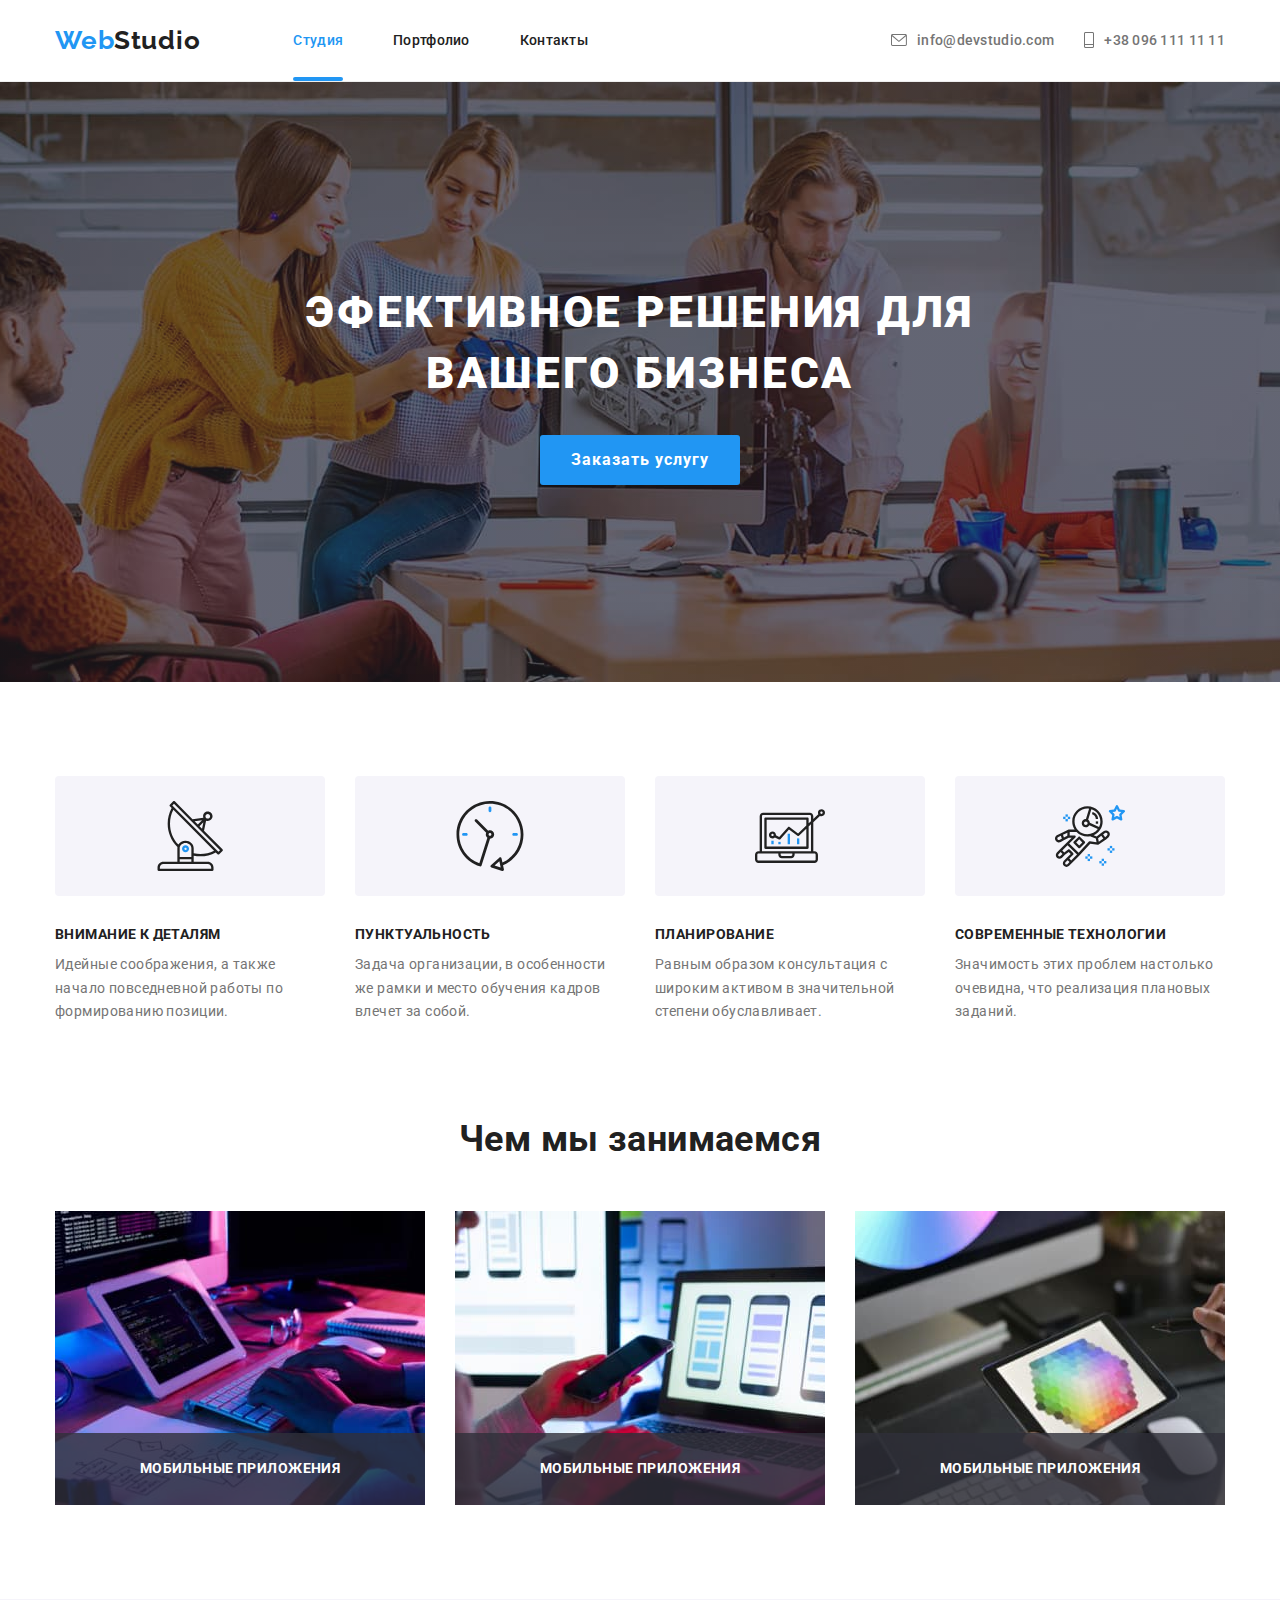
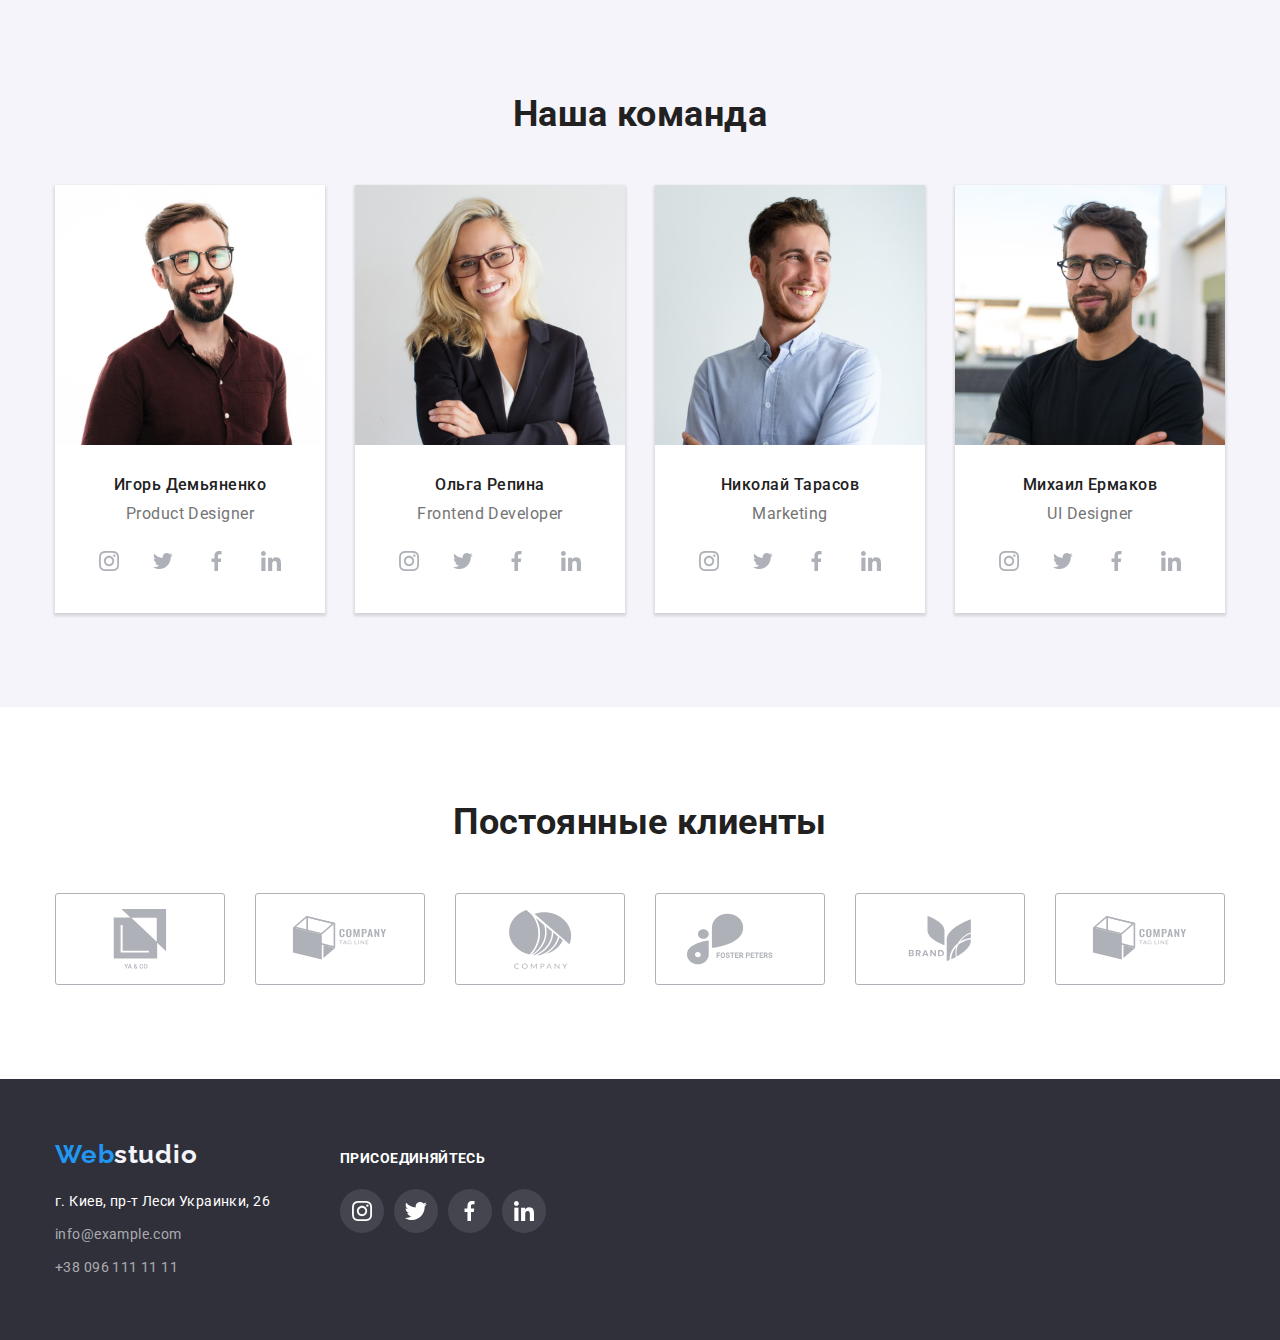
<file: index.html>
<!DOCTYPE html>
<html lang="ru">
<head>
    <meta charset="UTF-8">
    <meta http-equiv="X-UA-Compatible" content="IE=edge">
    <meta name="viewport" content="width=device-width, initial-scale=1.0">
    <title>WebStudio</title>
    <link href="https://fonts.googleapis.com/css2?family=Raleway:wght@700&family=Roboto:wght@400;500;700;900&display=swap"
        rel="stylesheet">
    <link rel="stylesheet" href="https://cdnjs.cloudflare.com/ajax/libs/modern-normalize/1.1.0/modern-normalize.min.css">
    <link rel="stylesheet" href="./css/style.css">
</head>
<body>

    <!-- Шапка сайита-->
<header class="header">
    <div class="container headers">
    
    <nav class="main-nav">

        <a class="logo-link" href="./index.html">
            <span class="logo-accent">Web</span>
            <span class="logo-black">Studio</span>
        </a>
    <ul class="site-nav">
        <li class="item"><a id="studio" class="link strip" href="">Студия</a></li>
        <li class="item"><a class="link" href="./portfolio.html">Портфолио</a></li>
        <li class="item"><a class="link" href="">Контакты</a></li>
    </ul>
    </nav>

    <ul class="contact ">
        <li class="contact-list">
    <a class="contact-link" href="mailto:info@devstudio.com">    
        <svg class="icon-massage"   width="16px" height="12px">
            <use class="icon-contact "  href="./images/icons.svg/contact.svg#massage" > </use>
        </svg>
        info@devstudio.com
    </a>
    </li>

        <li class="contact-list">
        <a class="contact-link" href="tel:+380961111111">
        <svg class="icon-massage" width="10" height="16px">
            <use class="icon-contact" href="./images/icons.svg/contact.svg#telefon"></use>
        </svg>
        +38 096 111 11 11
        </a>
        </li>
    </ul>

    </div>
</header>

    <main>
<!-- Герой-->
 <section class="hero">
     <div class="container">
        <h1 class="hero-title">
          ЭФЕКТИВНОЕ РЕШЕНИЯ ДЛЯ ВАШЕГО БИЗНЕСА
        </h1>
        <button class="button" type="button" data-modal-open >
            Заказать услугу
        </button>
</div>
 </section>
    <!-- Преимущество компании-->
 <section class="section feature">
<div class="container">
    <h2 class="section-title visually-hidden">Преимущества</h2>
<ul class="feature-list list">
    <li class="flex-feature">
        <div class="container-feature">
            <svg width="70px" height="70px" >
                <use href="./images/icons.svg/advantage.svg#antena"></use>
            </svg>
        </div>
        <h3 class="title">Внимание к деталям</h3>
        <p class="feature-text">Идейные соображения, а также начало повседневной работы по формированию позиции.</p>

    </li>


    <li class="flex-feature">
        <div class="container-feature">
            <svg width="70px" height="70px">
                <use href="./images/icons.svg/advantage.svg#clock"></use>
            </svg>
        </div>
        <h3 class="title">Пунктуальность</h3>
        <p class="feature-text">Задача организации, в особенности же рамки и место обучения кадров влечет за собой.</p>
    </li>


    <li class="flex-feature">
        <div class="container-feature">
            <svg width="70px" height="70px">
                <use href="./images/icons.svg/advantage.svg#televizor"></use>
            </svg>
        </div>
        <h3 class="title">Планирование</h3>
        <p class="feature-text">Равным образом консультация с широким активом в значительной степени обуславливает.</p>
    </li class="feature">

    <li class="flex-feature">
        <div class="container-feature">
            <svg width="70px" height="70px">
                <use href="./images/icons.svg/advantage.svg#astronaut"></use>
            </svg>
        </div>
        <h3 class="title">Современные технологии</h3>
        <p class="feature-text">Значимость этих проблем настолько очевидна, что реализация плановых заданий.</p>
    </li>
</ul>
</div>
 </section>

<!-- Чем занимается компания -->
<article class="product">
 <section class="section work">

    <div class="container">
<h2 class="section-title">Чем мы занимаемся</h2>

<ul class="work-list list">

    <div class="position-container">
    <li class="flex-item">

    <img src="./images/компьютер.jpg" alt="" width="370" >
    <p class="position-list">Мобильные приложения</p>
    </li>

    </div>




        <div class="position-container">
        <li class="flex-item">
            <img src="./images/телефон.jpg" alt="" width="370">
            <p class="position-list">Мобильные приложения</p>
        </li>
        </div>

        <div class="position-container">
            <li class="flex-item">
                <img src="./images/планшет.jpg" alt="" width="370">

                <p class="position-list">Мобильные приложения</p>
            </li>
                    <!-- <li class="position-list">
                        <p>Мобильные приложения</p>
                    </li> -->
        </div>
</ul>

    </div>
</article>
 </section>
<!--Команда компании-->
 <section class="section team">
    <div class="container">
     <h2 class="section-title">Наша команда</h2>

<ul class="team-list list">
    <li class="flex-team">
        <img src="./images/человек1.jpg" alt="парень" width="270">
        <div class="staff">
        <h3 class="team-title">Игорь Демьяненко</h3>
        <p class="text">Product Designer</p>
                <ul class="socials-list">
                    <li class="socials-li">
                        <a class="socials-links" href="./index.html">
                            <svg class="instagram" width="20px" height="20px">
                                <use href="./images/icons.svg/networks.svg#instagram"></use>
                            </svg>
                        </a>
                    </li>
                
                    <li class="socials-li">
                        <a class="socials-links" href="./index.html">
                            <svg class="twitter" width="20px" height="20px">
                                <use href="./images/icons.svg/networks.svg#twitter"></use>
                            </svg>
                        </a>
                    </li>
                
                    <li class="socials-li">
                        <a class="socials-links" href="./index.html">
                            <svg class="facebook" width="20px" height="20px">
                                <use href="./images/icons.svg/networks.svg#facebook"></use>
                            </svg>
                        </a>
                    </li>
                
                    <li class="socials-li">
                        <a class="socials-links" href="./index.html">
                            <svg class="linkedin" width="20px" height="20px">
                                <use href="./images/icons.svg/networks.svg#linkedin"></use>
                            </svg>
                        </a>
                    </li>
                </ul>
        </div>
    </li>


    <li class="flex-team">
        <img src="./images/девушка.jpg" alt="девушка" width="270">
        <div class="staff">
        <h3 class="team-title">Ольга Репина</h3>
        <p class="text">Frontend Developer</p>
                <ul class="socials-list">
                    <li class="socials-li">
                        <a class="socials-links" href="./index.html">
                            <svg class="instagram" width="20px" height="20px">
                                <use href="./images/icons.svg/networks.svg#instagram"></use>
                            </svg>
                        </a>
                    </li>
                
                    <li class="socials-li">
                        <a class="socials-links" href="./index.html">
                            <svg class="twitter" width="20px" height="20px">
                                <use href="./images/icons.svg/networks.svg#twitter"></use>
                            </svg>
                        </a>
                    </li>
                
                    <li class="socials-li">
                        <a class="socials-links" href="./index.html">
                            <svg class="facebook" width="20px" height="20px">
                                <use href="./images/icons.svg/networks.svg#facebook"></use>
                            </svg>
                        </a>
                    </li>
                
                    <li class="socials-li">
                        <a class="socials-links" href="./index.html">
                            <svg class="linkedin" width="20px" height="20px">
                                <use href="./images/icons.svg/networks.svg#linkedin"></use>
                            </svg>
                        </a>
                    </li>
                </ul>
        </div>
    </li>



    <li class="flex-team">
        <img src="./images/парень.jpg" alt="парень" width="270">
        <div class="staff">
        <h3 class="team-title">Николай Тарасов</h3>
        <p class="text">Marketing</p>
                <ul class="socials-list">
                    <li class="socials-li">
                        <a class="socials-links" href="./index.html">
                            <svg class="instagram" width="20px" height="20px">
                                <use href="./images/icons.svg/networks.svg#instagram"></use>
                            </svg>
                        </a>
                    </li>
                
                    <li class="socials-li">
                        <a class="socials-links" href="./index.html">
                            <svg class="twitter" width="20px" height="20px">
                                <use href="./images/icons.svg/networks.svg#twitter"></use>
                            </svg>
                        </a>
                    </li>
                
                    <li class="socials-li">
                        <a class="socials-links" href="./index.html">
                            <svg class="facebook" width="20px" height="20px">
                                <use href="./images/icons.svg/networks.svg#facebook"></use>
                            </svg>
                        </a>
                    </li>
                
                    <li class="socials-li">
                        <a class="socials-links" href="./index.html">
                            <svg class="linkedin" width="20px" height="20px">
                                <use href="./images/icons.svg/networks.svg#linkedin"></use>
                            </svg>
                        </a>
                    </li>
                </ul>
        </div>
    </li>


    <li class="flex-team">
        <img src="./images/пареньвочках.jpg" alt="парень в очках" width="270">
        <div class="staff">
        <h3 class="team-title">Михаил Ермаков</h3>
        <p class="text">UI Designer</p>
        
        <ul class="socials-list">
            <li class="socials-li">
            <a class="socials-links" href="./index.html">
                <svg class="instagram" width="20px" height="20px">
                    <use href="./images/icons.svg/networks.svg#instagram"></use>
                </svg>
            </a>
            </li>

            <li class="socials-li">
                <a class="socials-links" href="./index.html">
                <svg class="twitter" width="20px" height="20px">
                    <use href="./images/icons.svg/networks.svg#twitter"></use>
                </svg>
                </a>
            </li>

            <li class="socials-li">
                <a class="socials-links" href="./index.html">
                <svg class="facebook" width="20px" height="20px">
                    <use href="./images/icons.svg/networks.svg#facebook"></use>
                </svg>
                </a>
            </li>

            <li class="socials-li">
                <a class="socials-links" href="./index.html">
                <svg class="linkedin" width="20px" height="20px">
                    <use href="./images/icons.svg/networks.svg#linkedin"></use>
                </svg>
                </a>
            </li>
            </ul>
            </div>
    </li>
</ul>
</div>
 </section>



 <section class="client">
    <div class="container">

    <h2 class="section-title">Постоянные клиенты</h2>

    <ul class="clients">
        <li class="item">
            <a class="links" href="./index.html">
                <svg class="button-icon" width="106px" height="60px">
                    <use class="logo-company" href="./images/icons.svg/brands.svg#icon-ya-go"></use>
                </svg>
            </a>
        </li>
        <li class="item" >
            <a class="links" href="./index.html">
                <svg class="button-icon" width="106px" height="60px">
                    <use class="logo-company" href="./images/icons.svg/brands.svg#icon-company-tag-l"></use>
                </svg>
            </a>
            
        </li>
        <li class="item" >
            <a class="links"  href="./index.html">
          <svg class="button-icon" width="106px" height="60px" >
                 <use class="logo-company" href="./images/icons.svg/brands.svg#icon-company"></use>
          </svg>
            </a>
        </li>

        <li  class="item" >
        <a class="links" href="./index.html">
        <svg class="button-icon" width="106px" height="60px" >
            <use class="logo-company" href="./images/icons.svg/brands.svg#icon-foster-peters"></use>
        </svg>
        </a>
        </li>
        <li class="item" >
            <a class="links" href="./index.html">
            <svg class="button-icon" width="106px" height="60px" >
                <use class="logo-company" href="./images/icons.svg/brands.svg#icon-brand"></use>
            </svg>
            </a>
        </li>
        <li class="item">
            <a class="links" href="./index.html">
            <svg class="button-icon" width="106px" height="60px" >
                <use class="logo-company" href="./images/icons.svg/brands.svg#icon-company-tag-l"></use>
            </svg>
            </a>
        </li>
    </ul>
</div>
 </section>

    </main>

 <!-- Футер -->
    <footer class="footer">
    <div class="container container-footer">

        <div>
        <a href="./index.html">
            <span class="logo-accent">Web</span>
            <span class="logo-white">studio</span>
        </a>
    <address class="address">
        <ul class="footer-list">
          <li class="item"><a class="adress" target="_blank" rel="noopener noreferrer">г. Киев, пр-т
              Леси Украинки, 26</a> </li>
          <li class="item"><a class="info" href="mailto:info@devstudio.com">info@example.com</a> </li>
          <li class="item"><a class="info" href="tel:+380961111111">+38 096 111 11 11</a> </li>
        </ul>
        </div>

        <div class="lele">
            <h2 class="title-footer">Присоединяйтесь</h2>
        <ul class="socials-list">
            
        <li class="socials-li">
            <a class="link-footer" href="">
        <svg class="icon-footer" wight="20px" height="20px">
            <use href="./images/icons.svg/networks.svg#instagram"> </use>
        </svg>
            </a>
        </li>


        <li class="socials-li">
            <a class="link-footer" href="">
        <svg class="icon-footer" wight="20px" height="20px" >
            <use href="./images/icons.svg/networks.svg#twitter">  </use>
        </svg>
            </a>
        </li>
        
        <li class="socials-li">
            <a class="link-footer" href="">
            <svg class="icon-footer" wight="20px" height="20px" >
                <use href="./images/icons.svg/networks.svg#facebook"> </use>
            </svg>
            </a>
        </li>

        <li class="socials-li">
            <a class="link-footer" href="">
            <svg class="icon-footer" wight="20px" height="20px" >
                <use href="./images/icons.svg/networks.svg#linkedin"></use>
            </svg>
            </a>

        </li>
        </ul>
    </div>
</div>
     </footer>
     

     

     
    <div class="backdrop is-hidden" data-modal>

        <div class="modal">
            
            <button class="button-close" data-modal-close>
                <svg width="30px" height="30px">
                    <use href="./images/icons.svg/closer.svg#close"></use>
                </svg>
            </button>

        </div>
    </div   >
    <script src="./js/modal.js"></script>
</body>
</html>
</file>
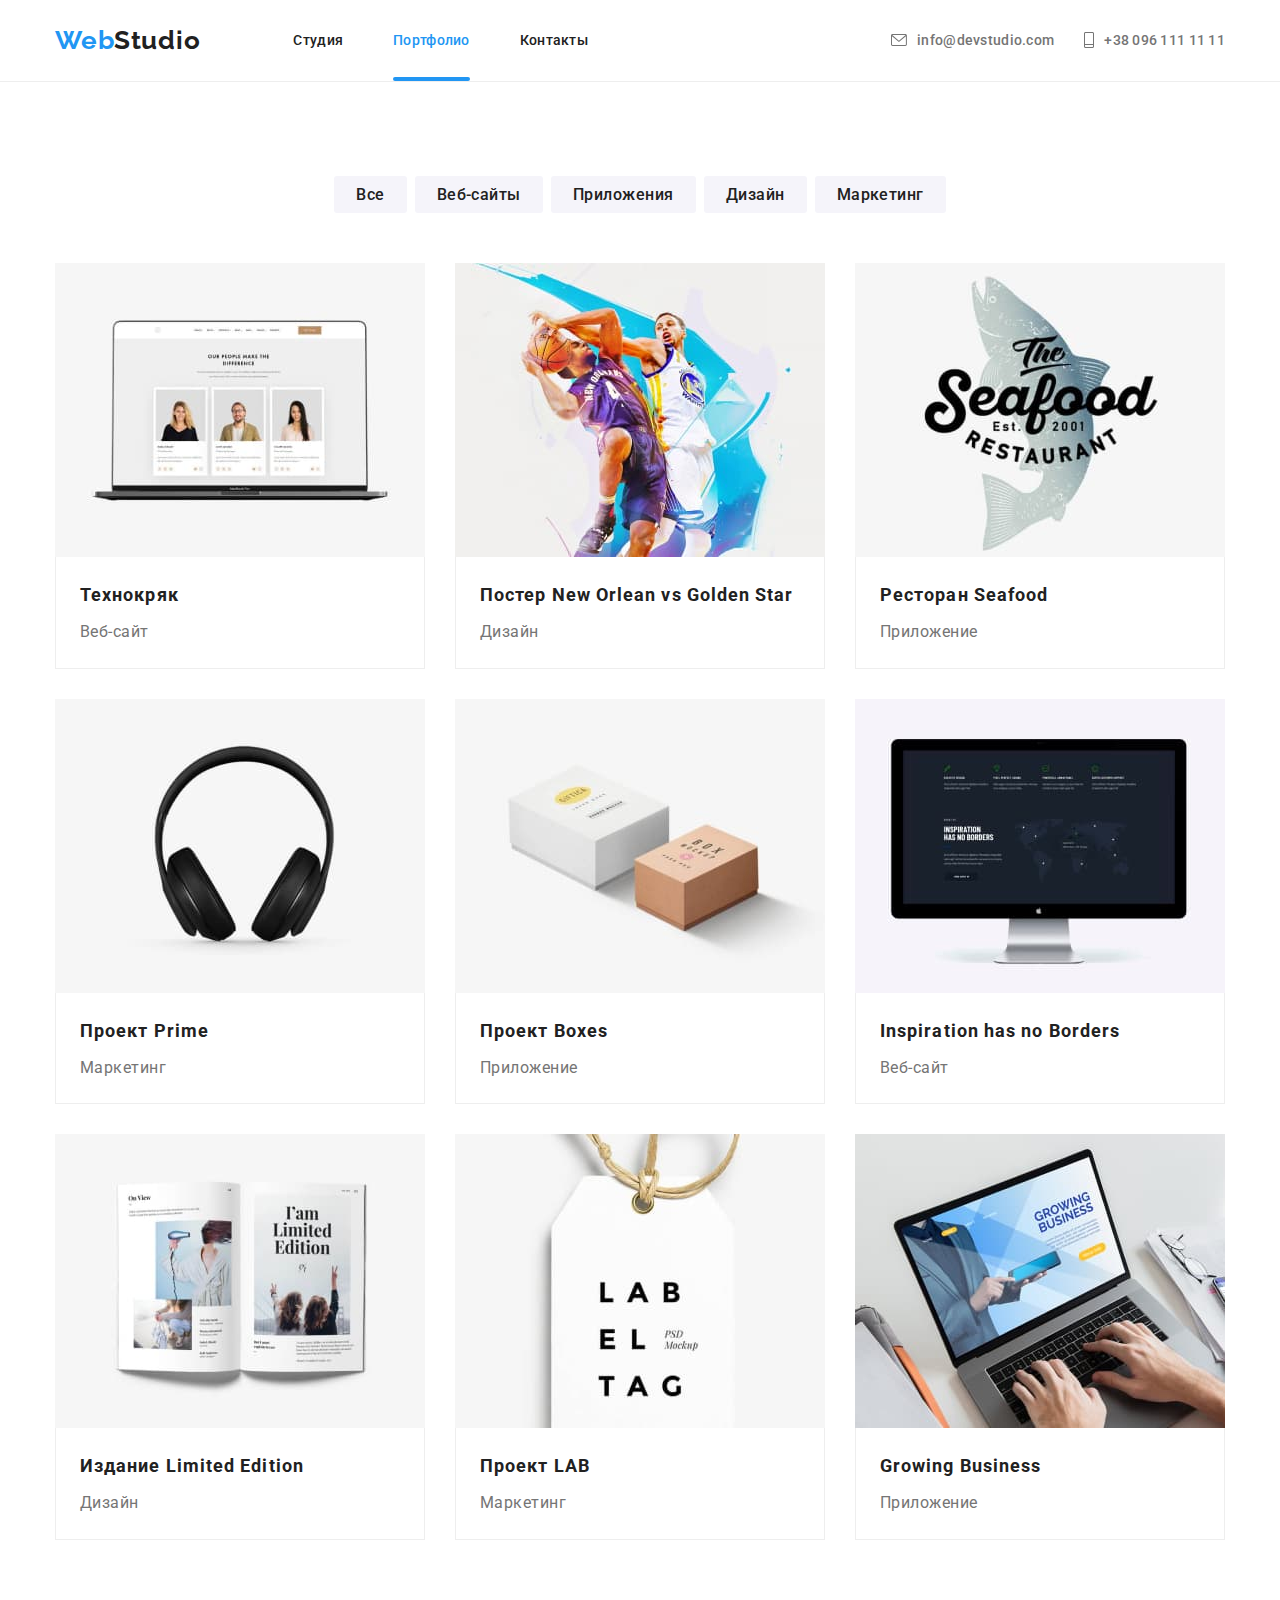
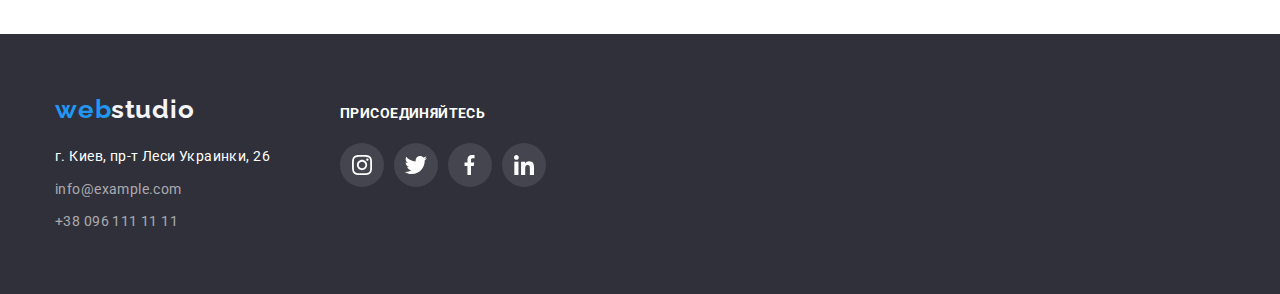
<file: portfolio.html>
<!DOCTYPE html>
<html lang="ru">
<head>
    <meta charset="UTF-8">
    <meta http-equiv="X-UA-Compatible" content="IE=edge">
    <meta name="viewport" content="width=device-width, initial-scale=1.0">
    <title>portfolio</title>
    <link href="https://fonts.googleapis.com/css2?family=Raleway:wght@700&family=Roboto:wght@400;500;700;900&display=swap"
        rel="stylesheet">
    <link rel="stylesheet" href="https://cdnjs.cloudflare.com/ajax/libs/modern-normalize/1.1.0/modern-normalize.min.css">
    <link rel="stylesheet" href="./css/style.css">
</head>
<body>

    <!-- Шапка сайта-->
<header class="header">
    <div class="container headers">
    <nav class="main-nav">

        <a href="./index.html"> 
            <span class="logo-accent" >Web</span>
            <span class="logo-black" >Studio</span>
        </a>

        <ul class="site-nav">
            <li class="item"><a class="link" href="./index.html">Студия</a></li>
            <li class="item"><a id="portfolio" class="link strip" href="./portfolio.html">Портфолио</a></li>
            <li class="item"><a class="link" href="">Контакты</a></li>
        </ul>
    </nav>
    <ul class="contact ">
        <li class="contact-list">
            <a class="contact-link" href="mailto:info@devstudio.com">
                <svg class="icon-massage" width="16px" height="12px">
                    <use class="icon-contact " href="./images/icons.svg/contact.svg#massage" height:20px> </use>
                </svg>
                info@devstudio.com
            </a>
        </li>
    
        <li class="contact-list">
            <a class="contact-link" href="tel:+380961111111">
                <svg class="icon-massage" width="10" height="16px">
                    <use class="icon-contact" href="./images/icons.svg/contact.svg#telefon"></use>
                </svg>
                +38 096 111 11 11
            </a>
        </li>
    </ul>
</div>
</header>
    <main>
        <!-- Фильтр-->
    <section class="section">
        <div class="container">
        <h1 class="section-title visually-hidden">Фильтр</h1>
    <ul class="flex-button">
        <li class="item"><button class="buttons" type="button">Все</button></li>
        <li class="item"><button class="buttons" type="button">Веб-сайты</button></li>
        <li class="item"><button class="buttons" type="button">Приложения</button></li>
        <li class="item"><button class="buttons" type="button">Дизайн</button></li>
        <li class="item"><button class="buttons" type="button">Маркетинг</button></li>
    </ul>

            <ul class="features">
                <li class="flex-element">
                    <a class="flex-link" href="./index.html">
                        <div class="features-description">
                        <img src="./images/images-portfiloi/1.jpg" alt="Ноутбук с загруженным веб-сайтом" width="370" height="294">
                        <p class="paragraph">Ресурс предлагает комплексные предложения с разным уровнем функционала и сервисов. Все это позволит
                            посетителю получить
                            исчерпывающие сведения о компании или частном лице.</p>
                        </div>

                        <div class="text-box">
                            <h2 class="features-title">Технокряк</h2>
                            <p class="features-text">Веб-сайт</p>
                        </div>
                    </a>
                </li>
            
                <li class="flex-element">
                    <a class="flex-link" href="./index.html">
<div class="features-description">
<img src="./images/images-portfiloi/2.jpg" alt="2 баскетбольных игрока" width="370" height="294">
<p class="paragraph">Ресурс предлагает комплексные предложения с разным уровнем функционала и сервисов. Все это позволит
    посетителю получить
    исчерпывающие сведения о компании или частном лице.</p>
</div>

                        <div class="text-box">
                            <h2 class="features-title">Постер New Orlean vs Golden Star</h2>
                            <p class="features-text">Дизайн</p>
                        </div>
                    </a>
                </li>
            
                <li class="flex-element">
                    <a class="flex-link" href="./index.html">
                        <div class="features-description">
                        <img src="./images/images-portfiloi/3.jpg" alt="Рыба с названием" width="370" height="294">
                            <p class="paragraph">Ресурс предлагает комплексные предложения с разным уровнем функционала и сервисов. Все это
                                позволит
                                посетителю получить
                                исчерпывающие сведения о компании или частном лице.</p>
                        </div>
                        
                        
                        <div class="text-box">
                            <h2 class="features-title">Ресторан Seafood</h2>
                            <p class="features-text">Приложение</p>
                        </div>
                    </a>
                </li>
            
                <li class="flex-element">
                    <a class="flex-link" href="./index.html">
                        <div class="features-description">
                            <img src="./images/images-portfiloi/4.jpg" alt="Наушники" width="370" height="294">
                            <p class="paragraph">Ресурс предлагает комплексные предложения с разным уровнем функционала и сервисов. Все это
                                позволит
                                посетителю получить
                                исчерпывающие сведения о компании или частном лице.</p>
                        </div>
                        
                        <div class="text-box">
                            <h2 class="features-title">Проект Prime</h2>
                            <p class="features-text">Маркетинг</p>
                        </div>
                    </a>
                </li>
            
                <li class="flex-element">
                    <a class="flex-link" href="./index.html">
                        <div class="features-description">
                            <img src="./images/images-portfiloi/5.jpg" alt="Белая и коричневая коробки" width="370" height="294">
                            <p class="paragraph">Ресурс предлагает комплексные предложения с разным уровнем функционала и сервисов. Все это
                                позволит
                                посетителю получить
                                исчерпывающие сведения о компании или частном лице.</p>
                        </div>
                        
                        <div class="text-box">
                            <h2 class="features-title">Проект Boxes</h2>
                            <p class="features-text">Приложение</p>
                        </div>
                    </a>
                </li>
            
                <li class="flex-element">
                    <a class="flex-link" href="./index.html">
                        <div class="features-description">
                            <img src="./images/images-portfiloi/6.jpg" alt="Компютер Mac с загруженой веб-страницей" width="370" height="294">
                            <p class="paragraph" >Ресурс предлагает комплексные предложения с разным уровнем функционала и сервисов. Все это
                                позволит
                                посетителю получить
                                исчерпывающие сведения о компании или частном лице.</p>
                        </div>
                        
                            
                        <div class="text-box">
                            <h2 class="features-title">Inspiration has no Borders</h2>
                            <p class="features-text">Веб-сайт</p>
                        </div>
                    </a>
                </li>
            
                <li class="flex-element">
                    <a class="flex-link" href="./index.html">
                        <div class="features-description">
                            <img src="./images/images-portfiloi/7.jpg" alt="Журнал" width="370" height="294">
                            <p class="paragraph">Ресурс предлагает комплексные предложения с разным уровнем функционала и сервисов. Все это
                                позволит
                                посетителю получить
                                исчерпывающие сведения о компании или частном лице.</p>
                        </div>
                        
                        <div class="text-box">
                            <h2 class="features-title">Издание Limited Edition</h2>
                            <p class="features-text">Дизайн</p>
                        </div>
                    </a>
                </li>
            
                <li class="flex-element">
                    <a class="flex-link"  href="./index.html">
                        <div class="features-description">
                        <img src="./images/images-portfiloi/8.jpg" alt="Визитка" width="370" height="294">
                            <p class="paragraph">Ресурс предлагает комплексные предложения с разным уровнем функционала и сервисов. Все это
                                позволит
                                посетителю получить
                                исчерпывающие сведения о компании или частном лице.</p>
                        </div>

                        <div class="text-box">
                            <h2 class="features-title">Проект LAB</h2>
                            <p class="features-text">Маркетинг</p>
                        </div>
                    </a>
            
                </li>
                <li class="flex-element">
                    <a class="flex-link" href="./index.html">
                        <div class="features-description">
                            <img src="./images/images-portfiloi/9.jpg" alt="Человек за ноутбуком" width="370" height="294">
                            <p class="paragraph">Ресурс предлагает комплексные предложения с разным уровнем функционала и сервисов. Все это
                                позволит
                                посетителю получить
                                исчерпывающие сведения о компании или частном лице.</p>
                        </div>
                        <div class="text-box">
                            <h2 class="features-title">Growing Business</h2>
                            <p class="features-text">Приложение</p>
                        </div>
                    </a>
                </li>
            </ul>
        </div>
    </section>
        <!--Список-->

   </main>

   <!-- Футер-->
   <footer class="footer">
    <div class="container container-footer">

        <div>
        <a href="./index.html">
            <span class="logo-accent">web</span>
            <span class="logo-white">studio</span>
        </a>
    <address class="address">
        <ul class="footer-list">
          <li class="item"><a class="adress" target="_blank" rel="noopener noreferrer">г. Киев, пр-т
              Леси Украинки, 26</a> </li>
          <li class="item"><a class="info" href="mailto:info@devstudio.com">info@example.com</a> </li>
          <li class="item"><a class="info" href="tel:+380961111111">+38 096 111 11 11</a> </li>
        </ul>
        </div>

        <div class="lele">
            <h2 class="title-footer">Присоединяйтесь</h2>
        <ul class="socials-list">
            
        <li class="socials-li">
            <a class="link-footer" href="">
        <svg class="icon-footer" wight="20px" height="20px">
            <use href="./images/icons.svg/networks.svg#instagram"> </use>
        </svg>
            </a>
        </li>


        <li class="socials-li">
            <a class="link-footer" href="">
        <svg class="icon-footer" wight="20px" height="20px" >
            <use href="./images/icons.svg/networks.svg#twitter">  </use>
        </svg>
            </a>
        </li>
        
        <li class="socials-li">
            <a class="link-footer" href="">
            <svg class="icon-footer" wight="20px" height="20px" >
                <use href="./images/icons.svg/networks.svg#facebook"> </use>
            </svg>
            </a>
        </li>

        <li class="socials-li">
            <a class="link-footer" href="">
            <svg class="icon-footer" wight="20px" height="20px" >
                <use href="./images/icons.svg/networks.svg#linkedin"></use>
            </svg>
            </a>

        </li>
        </ul>
    </div>
</div>
     </footer>
</body>
</html>
</file>
<file: css/style.css>
/* Основной цвет текста  color: #212121;      --title-text-color:#212121; */
/* вторичный текст контакты,абзац  color: #757575; --primari-text-color: #757575; */
/* цвет фона background: #FFFFFF;        --primari-white-color:#FFFFFF;*/
/* контакты в футере    --contact-footer: rgba(255, 255, 255, 0.6); */
/* цвет кнопок background: --accent-color: #2196F3;*/
/* цвет героя и футера     --hero-bgrcolor: #2F303A; */
/* фон кнопки в фильтре --button-filter: #F5F4FA; */
/* Кнопка героя ховер  --hover-button: #188ce8; */
/* border-box --border-box: #EEEEEE; */


:root {
--title-text-color: #212121;
--primari-text-color: #757575;
--primari-white-color:#FFFFFF;
--contact-footer: rgba(255, 255, 255, 0.6);
--accent-color: #2196F3;
--hero-bgrcolor: #2F303A;
--button-filter: #F5F4FA;
--hover-button: #188ce8;
--border-box: #EEEEEE;
--var--bg-icon: #afb1b8;
--timing-function: cubic-bezier(0.4, 0, 0.2, 1);
}


body {
background-color: var(--primari-white-color);
color: var(--primari-text-color);
font-family: Roboto, sans-serif;

font-size: 14px;
line-height: 1.17;
letter-spacing: 0.03em;
}


ul {
    list-style: none;
}


/* утилиты */

.container {
    width: 1200px;
    /* outline: 2px solid; */
    padding-left: 15px;
    padding-right: 15px;
    margin-left: auto;
    margin-right: auto;
}

.list {
    margin: 0;
    padding: 0;
    list-style: none;
}

/* Main-nav */
.main-nav {
    display: flex;
    align-items: center;
    justify-content: space-evenly;
}



/* header */

.header {
border-bottom: 1px solid var(--border-box);
}

.container.headers {
        display: flex;

        position: relative;
        /* position: fixed;
        width: 100%;
        z-index: 2;
        top: 0;
        left: auto;
        right: auto;
        min-height: 80px;
        background-color: white; */
        align-items: center;
    
}





.logo-accent,
.logo-black,
.logo-white {
    font-family: Raleway, sans-serif;
    font-weight: 700;
    font-size: 26px;
    line-height: 1.2;
    letter-spacing: 0.03em;
}

.logo-link:focus{
    fill: red;
}

.logo-accent {
    color: var(--accent-color);
    margin-right: -4px;
}
.logo-black {
    color: var(--title-text-color);
}

.logo-white {
    color: var(--button-filter);
}

/* site nav  */

.site-nav {
margin-bottom: 0;
margin-top: 0;
padding-left: 0;
display: flex;
margin-left: 93px;

}

/* .site-nav .item {
    background-color: tomato;
    
} */

.site-nav .item:not(:last-child) {
    margin-right: 50px;
    

}


.site-nav .link {
    position: relative;
    color: var(--title-text-color);
    display: block;
    padding-top: 32px;
    padding-bottom: 32px;
    font-weight: 500;
    font-size: 14px;
    line-height: 1.2;
    letter-spacing: 0.02em;
    transition: color 250ms var(--timing-function);
    
}




.site-nav .link:hover,
.site-nav .link:focus {
    color: var(--accent-color);
}


.strip::after {
    display: block;
    position: absolute;
    content: '';
    bottom: 0;
    width: 100%;
    height: 4px;
    background-color: var(--accent-color);
    border-radius: 2px;
transform: scaleX(t 1);
    transition: 250ms var(--timing-function);
}

.strip:hover::after {
transform: scaleX(1)
}


#studio {
    color: var(--accent-color);
}

#portfolio {
    color: var(--accent-color);
}


/* Contact */


.contact {
    display: inline-flex;
    align-items: center;
    margin-bottom: 0;
    margin-top: 0;
    padding-left: 0;
    margin-left: auto;
    
}





.contact .item {
    padding: 32px 0px;
    margin: 0;

}

li.item.items {

    display: inline-flex;
    align-items: center;
}

.contact .contact-list + .contact-list {
    margin-left: 30px;
}


a.contact-link:hover,
.contact-link:focus {
    color: #188ce8;
    fill: #188ce8;
    
}


/* .contact-link:hover {
    color: var(--accent-color);
} */

.contact-link{
    display: flex;
    align-items: center;
    color: #757575;
    fill: #757575;
    padding-top: 32px;
    padding-bottom: 32px;
    font-weight: 500;
        font-size: 14px;
        line-height: 16px;
        letter-spacing: 0.02em;
        transition: color 250ms var(--timing-function), 
        fill 250ms var(--timing-function) ;
    
}


.icon-massage {
    margin-right: 10px;
    /* fill: currentColor; */
}


/* .items::before {
    display: inline-block;
    content: '';
    margin-right: 10px;
    width: 20px;
    height: 20px;
    background-size: contain;
    background-repeat:no-repeat;
    background-position: center;
}

li.item.items::before {
    fiil: red;
} */


/* .items:nth-child(1)::before {
    background-image: url(../images/icons.svg/massage.svg);
    width: 16px;
    height: 12px;
    
}



.items:nth-child(2)::before {
    background-image: url(../images/icons.svg/telefon.svg);
    width: 10px;
    height: 16px;
} */



/* .flex-feature::before {
    display: block;
    content: '';
    height: 120px;
    margin-bottom: 30px;
    background-size: 65.32px, contain;
    background-repeat: no-repeat;
    background-position: center;
    background-color: #F5F4FA;
} */







a {
    text-decoration: none
}

h1,
h2,
h3,
p {
    margin: 0;
}


/* Герой index */

.hero {
text-align: center;
padding-top: 200px;
padding-bottom: 200px;
margin-left: auto;
margin-right: auto;
background: #C4C4C4;
background-image: linear-gradient(to right,
rgba(47, 48, 58, 0.4),
rgba(47, 48, 58, 0.4)
), url(../images/icons.svg/heroo.jpg);
background-repeat: no-repeat;
background-position: center;
background-size: cover;
max-width: 1600px;
height: 600px;

}

.hero-title {
    color: var(--primari-white-color);
    font-weight: 900;
    font-size: 44px;
    line-height: 1.4;
    letter-spacing: 0.06em;
    text-align: center;
    text-transform: uppercase;
    width: 696px;
    margin-left: auto;
    margin-right: auto;
    margin-bottom: 30px;
}

/* Кнопки */

.flex-button .item + .item {
    margin-left: 8px;
}


.flex-button {
    display:flex;
    margin: 0;
    padding-left: 0;
    justify-content: center;
    margin-bottom: 50px;
    
}




.button {
    width: 200px;
    height: 50px;
    background-color: var(--accent-color);
    color: var(--primari-white-color);
    display: inline-block;
    font-weight: 700;
    font-size: 16px;
    line-height: 1.9;
    align-items: center;
    text-align: center;
    letter-spacing: 0.06em;
    cursor: pointer;
    border: none;
    border-radius: 3px;
    transition: background-color 250ms var(--timing-function);
}

/* Modal window */
.backdrop {
    position: fixed;
    top: 0;
    left: 0;
    width: 100%;
    height: 100%;

    background: rgba(0, 0, 0, 0.2);
    opacity: 1;
    transition: opacity 250ms var(--timing-function);
}

.backdrop.is-hidden {
    
    opacity: 0;
    pointer-events: none;
}

.backdrop.is-hidden .modal {
    transform: translate(-50%, -50%) scale(1.1);
}

.modal {
    position: absolute;
    top: 50%;
    left: 50%;
    transform: translate(-50%, -50%) scale(1);
    transition: transform 250ms var(--timing-function),
        scale 250ms var(--timing-function);

    width: 528px;
    height: 581px;

    background-color: #fff;
    
}


.button-close {
    position: absolute;
    top: 0;
    right: 0;
    width: 30px;
    height: 30px;
    margin-top: 8px;
    margin-right: 8px;
    border: none;
    background-color: #ffffff00;
}

.button-close svg {
    position: absolute;
    bottom: 0;
    left: 0;
}



.button:hover,
.buttons:focus{
background-color: var(--hover-button)
}





/* section */


.section-title {
    color: var(--title-text-color);
    margin-top: 0;
    margin-bottom: 50px;
    text-align: center;
}


h2 {
    margin-top: 0;
    font-weight: 700;
    font-size: 36px;
}



/* Преимущество компании  */



.feature-list {
    display: flex;

}

.feature-list .flex-feature + .flex-feature {
    margin-left: 30px;
}

.container-feature {
display: inline-flex;
align-items: center;
justify-content: center;
background: #F5F4FA;
border-radius: 4px;
width: 270px;
height: 120px;
margin-bottom: 30px;
}





/* .flex-feature::before {
    display: block;
    content: '';
    height: 120px;
    margin-bottom: 30px;
    background-size: 65.32px, contain;
    background-repeat: no-repeat;
    background-position: center;
    background-color: #F5F4FA;
} */

/* .flex-feature:nth-child(1)::before {
    background-image: url("../images/icons.svg/antena.svg");
}

.flex-feature:nth-child(2)::before {
    background-image: url("../images/icons.svg/clock\ .svg");
}

.flex-feature:nth-child(3)::before {
    background-image: url("../images/icons.svg/televizor.svg");
}

.flex-feature:nth-child(4)::before {
    background-image: url("../images/icons.svg/astronautfull.svg");
} */

.section .title {
    color: var(--title-text-color);
    margin-top: 0;
    margin-bottom: 10px;
    font-weight: 700;
    font-size: 14px;
    line-height: 1.2;
    letter-spacing: 0.03em;
    text-transform: uppercase;
}

.visually-hidden {
position: absolute;
white-space: nowrap;
width: 1px;
height: 1px;
overflow: hidden;
border: 0;
padding: 0;
clip: rect(0 0 0 0);
clip-path: inset(50%);
margin: -1px;
}
/* Section work */


.section {
    padding-top: 94px;
    padding-bottom: 94px;
}



.section.work {
    padding-top: 0;

}

.work-list {
display: flex;
}

.position-container {
    position: relative;

}

.flex-item {

width: 370px;
}

/* .work-list .flex-item + .flex-item{
    margin-left: 30px;
} */

.position-container:nth-child(+n + 2) {
    margin-left: 30px;
}

.position-list {
display: flex;
justify-content: center;
align-items: center;
font-weight: 700;
font-size: 14px;
line-height: 1.2px;
width: 100%;
height: 72px;
bottom: 0;
position: absolute;
background: rgba(47, 48, 58, 0.8);
color: var(--primari-white-color);
text-transform: uppercase;
letter-spacing: 0.03em;






/* display: flex;
font-weight: 700;
font-size: 14px;
line-height: 1.2px;
letter-spacing: 0.03em;
text-transform: uppercase;
color: #FFFFFF;
width: 205px;
height: 16px;
left: 90px;
right: 90px;
bottom: 27px;
transform: translate(-50%, -50%);
position: absolute;
background:#188ce8; */


}

/* .position-container:hover .position-list {
    opacity: 1;
} */




    /* Section team */



.team-list {
    display: flex;
    text-align: center;
}

.flex-team {
    width: 270px;
    box-shadow: 0px 2px 3px 1px rgba(0, 0, 0, 0.14);
}

.section.team .flex-team + .flex-team {
    margin-left: 30px;

}

.section.team {
    background-color: var(--button-filter);
}


.staff {
padding: 30px 32px;
background-color: #FFFFFF;

}

img {
    display: block;
}




.team-title {
    color: var(--title-text-color);
    font-weight: 500;
    font-size: 16px;
    line-height: 1.2;
    text-align: center;
    letter-spacing: 0.03em;
    margin-top: 0;
    margin-bottom: 10px;
}

.feature-text {
font-size: 14px;
line-height: 1.71;
letter-spacing: 0.03em;
color: #757575;
}

.text {
font-size: 16px;
line-height: 1.2;
letter-spacing: 0.03em;
margin-top: 0;
margin-bottom: 16px;
}

.flex-team .socials-links:not(:last-child) {
margin-right: 10px;
}

.socials-links {
display: inline-flex;
align-items: center;
justify-content: center;
width: 44px;
height: 44px;
border-radius: 50px;
fill: #AFB1B8;;
transition: background-color 250ms var(--timing-function),
fill 250ms var(--timing-function);
}

.socials-list {
display: flex;
justify-content: center;
align-items: baseline;
padding-left: 0;
margin: 0;
}

.socials-li:not(:last-child) {
    margin-right: 10px;

}

.socials-links:hover,
.socials-links:focus {
    fill: white;
    background-color: #188ce8;
}


/* PORTFOLIO */



.features-description {
position: relative;
overflow: hidden;

}

.features-description::before {
    display: inline-block;
    content: '';
    width: 100%;
    height: 100%;
    background: rgba(33, 150, 243, 0.9);
    position: absolute;
    transform: translateY(+100%);
    opacity: 0;
    transition: transform var(--timing-function) 250ms ;
    
}

.flex-link:hover .features-description::before,
.flex-link:focus .features-description::before {
    transform: translateY(0);
    opacity: 1;
}



.paragraph {
    display: flex;
    font-size: 18px;
    line-height: 1.56;
    letter-spacing: 0.03em;
    align-items: center;
    justify-content: center;
    width: 100%;
    height: 100%;
    padding-left: 24px;
    padding-right: 24px;
    padding-top: 63px;
    padding-bottom: 63px;
    position: absolute;
    bottom: 0;
    color: var(--primari-white-color);
    transform: translateY(+100%);
    opacity: 0;
    transition: transform 250ms var(--timing-function);
}

.flex-link:hover .paragraph,
.flex-link:focus .paragraph {
    transform: translateY(0);
    opacity: 1;
}


.text-box {
    padding: 20px 24px;
    border-right: 1px solid var(--border-box);
    border-bottom: 1px solid var(--border-box);
    border-left: 1px solid var(--border-box);
    width: 370px;
    
}

.features {
display: flex;
flex-wrap: wrap;
padding: 0;
margin: 0;
}

/* .flex-element {
margin-right: 30px;

} */

.features li:not(:nth-last-child(-n + 3)) {
    margin-bottom: 30px;
}

.features li:not(:nth-of-type(3n)) {
    margin-right: 30px;
}


/* .flex-element:nth-child(-n + 6) {
    margin-bottom: 30px;
}

.flex-element:nth-child(3n) {
    margin-right: 0;
} */

.flex-link{
display: block;
}

.flex-link:hover,
.flex-link:focus {
        box-shadow: 1px 4px 6px 0px #00000029, 0px 4px 4px 0px #0000000f, 0px 1px 1px 0px #0000001f;
}




.features-title {
    margin: 0;
    margin-bottom: 4px;
    margin-right: auto;
}




.features .features-title {
    color: var(--title-text-color);
    font-weight: 700;
    font-size: 18px;
    margin-left:auto;
    text-align: left;
    line-height: 2;
    letter-spacing: 0.06em;
}

.features .features-text {
    color: var(--primari-text-color);
    font-size: 16px;
    line-height: 1.9;
    letter-spacing: 0.03em;
    margin: 0;
}

/* Фильтр */

/* Нужно ли мне применять єтот код?? */

/* .button {
    color: var(--primari-white-color);
    background-color: var(--accent-color);
    font-weight: 700;
    font-size: 16px;
    line-height: 1.88;
    letter-spacing: 0.06em;
    cursor: pointer;
    text-align: center;
}

.button:hover,
.button:focus {
    background-color: var(--hover-button);
} */

.section .item {

}





.buttons {

position: relative;
background-color: var(--button-filter);
color: var(--title-text-color);
padding: 6px 22px;
font-weight: 500;
font-size: 16px;
line-height: 1.6;
cursor: pointer;
text-align: center;
border: none;
border-radius: 3px;
letter-spacing: 0.03em;

transition: background-color 250ms var(--timing-function) ,
color 250ms var(--timing-function), box-shadow 250ms var(--timing-function)
}

/* .buttons::before {
    display: inline-block;
    content: '';

    width: 20px;
    height: 20px;
    margin-right: 5px;
    
    background-image: url(../images/icons.svg/antena.svg);
    background-size: contain;
    background-repeat: no-repeat;
    transition: transform 250ms cubic-bezier(0.4, 0, 0.2, 1) ;
}

.buttons:hover::before {
    transform: translateY(-35px);
}

.buttons::after {
    position: absolute;
    top: 50%;
    left: 22px;
    content: '';
    width: 20px;
    height: 20px;
    display: inline-block;
   
    background-color: yellow;
    background-image: url(../images/девушка.jpg);
    background-size: contain;

    transform: translateY(calc(-50% + 35px));
    transition: transform 250ms cubic-bezier(0.4, 0, 0.2, 1);
    
}

.buttons:hover::after {
    transform: translateY(-50%);
} */



.buttons:hover,
.buttons:focus {
    background-color: var(--accent-color);
    color: var(--primari-white-color);
    box-shadow: 0px 3px 1px rgba(0, 0, 0, 0.1), 0px 1px 2px rgba(0, 0, 0, 0.08), 0px 2px 2px rgba(0, 0, 0, 0.12);
}

/* Clients */

.client {
    padding-bottom: 94px;
    padding-top: 94px;
    
}

.clients {
    display: flex;
    justify-content: center;
    align-items: center;
    margin: 0;
    padding-left: 0px;

    
}

/* .clients > .item {
border: 1px solid var(--var--bg-icon);
} */

.clients .item:not(:last-child) {
    margin-right: 30px;
}

.clients .item {
width: 170px;
height: 92px;

}


.clients .links:hover,
.clients .links:focus {
    fill: #188ce8;
    border: 1px solid var(--accent-color);
}

.client .links {
display: flex;
justify-content: center;
align-items: center;
width: 170px;
height: 92px;
fill: var(--var--bg-icon);
border: 1px solid var(--var--bg-icon);
border-radius: 3px;
transition: border 250ms var(--timing-function);
}



.logo-company {
    transition: fill 250ms var(--timing-function);
}














/* .links:hover {
fill: var(--accent-color);

} */


/* .clients .item:hover,
.clients .item:focus {
fill: var(--accent-color);
border: 1px solid var(--accent-color);
}  */

/* footer */



.footer {
    padding-top: 60px;
    padding-bottom: 60px;
}


.footer-list {
    padding: 0;
    margin: 0;
}

.footer-list .item {
    margin-bottom: 9px;
    
}
.footer-list .item:last-child {
    margin-bottom: 0;
}


.address {
    margin-top: 20px;
    font-style: normal;
}


.footer .adress {
    color: var(--primari-white-color);
    font-size: 14px;
    line-height: 1.7;
    letter-spacing: 0.03em;
    margin-top: 20px;
    
}

.footer {
background-color: var(--hero-bgrcolor);
}

.footer .info {
color: var(--contact-footer);
    font-size: 14px;
    line-height: 1.7;
    letter-spacing: 0.03em;
    transition: color 250ms var(--timing-function);
}

.info:hover{
    color: var(--accent-color);
}


.container-footer {
    display: flex;
    align-items: baseline;
}


.title-footer {
margin: 0;
margin-bottom: 20px;
color: var(--primari-white-color);
font-size: 14px;
line-height: 1.4;
text-transform: uppercase;
}

.link-footer {
display: flex;
align-items: center;
width: 44px;
height: 44px;
fill: var(--primari-white-color);
background-color: rgba(255, 255, 255, 0.1);
border-radius: 50px;
transition: background-color 250ms var(--timing-function),
fill 250ms var(--timing-function);
}



.icon-footer {
/* width: 44px;
height: 44px; */

}

.red {
    fill: red;
}

.link-footer:hover,
.link-footer:focus {
    background-color:#188ce8;
    fill: white;
}

.lele{
    margin-left: 70px;
}
</file>
